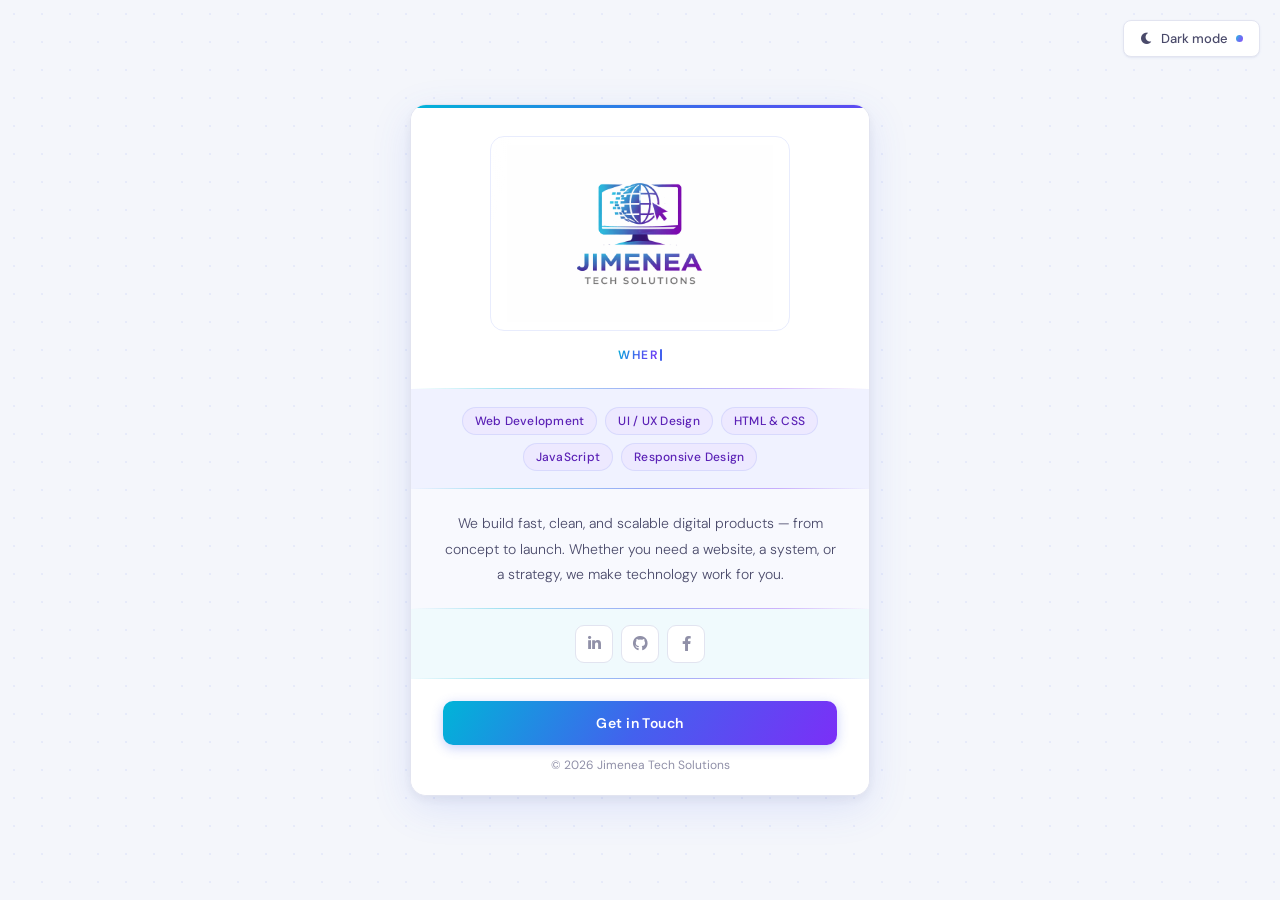
<file: itpc100-midterm-jimenea/index.html>
<!DOCTYPE html>
<html lang="en">
<head>
    <meta charset="UTF-8">
    <meta name="viewport" content="width=device-width, initial-scale=1.0">
    <title>Jimenea Tech Solutions</title>

    <!-- ① Meta description -->
    <meta name="description" content="Jimenea Tech Solutions — junior web development studio based in the Philippines. We build fast, clean, and scalable websites and digital products.">
    <meta name="author" content="Mycha Shem Jimenea">
    <meta property="og:title" content="Jimenea Tech Solutions">
    <meta property="og:description" content="Where Vision Meets Code. Fast, clean, scalable digital products built in the Philippines.">
    <meta property="og:type" content="website">

    <link rel="preconnect" href="https://fonts.googleapis.com">
    <link rel="preconnect" href="https://fonts.gstatic.com" crossorigin>
    <link href="https://fonts.googleapis.com/css2?family=DM+Serif+Display&family=DM+Sans:wght@300;400;500;600&display=swap" rel="stylesheet">
    <link rel="stylesheet" href="https://cdnjs.cloudflare.com/ajax/libs/font-awesome/6.0.0/css/all.min.css">

    <!-- Requirement A: External CSS -->
    <link rel="stylesheet" href="style.css">

    <!-- Requirement B: Internal CSS -->
    <style>

        /* --- Keyframes --- */
        @keyframes fadeUp {
            from { opacity: 0; transform: translateY(24px); }
            to   { opacity: 1; transform: translateY(0);    }
        }
        @keyframes blink {
            0%, 100% { opacity: 1; }
            50%       { opacity: 0; }
        }
        @keyframes shimmer {
            0%   { transform: translateX(-100%) skewX(-15deg); }
            100% { transform: translateX(300%)  skewX(-15deg); }
        }

        /* --- Card --- */
        article {
            position: relative;
            background-color: var(--card-bg);
            border: 1px solid var(--border);
            border-radius: var(--radius);
            box-shadow: var(--shadow-lg);
            max-width: 460px;
            width: 100%;
            overflow: hidden;
            display: flex;
            flex-direction: column;
            opacity: 0;
            animation: fadeUp 0.7s cubic-bezier(0.22, 1, 0.36, 1) 0.1s forwards;
            transition: box-shadow 0.35s ease, border-color 0.35s ease, transform 0.35s ease;
        }
        article:hover {
            transform: translateY(-4px);
            box-shadow: var(--shadow-lg), 0 0 0 3px rgba(var(--accent-rgb), 0.10);
            border-color: rgba(var(--accent-rgb), 0.25);
        }

        /* --- Logo banner --- */
        .logo-banner {
            width: 100%;
            padding: 28px 32px 22px;
            display: flex;
            flex-direction: column;
            align-items: center;
            border-top: 3px solid transparent;
            border-image: var(--brand-gradient) 1;
            background-color: var(--card-bg);
            transition: background-color 0.5s ease;
            position: relative;
            overflow: hidden;
        }
        /* ② Gradient divider — replaces plain border-bottom */
        .logo-banner { padding-bottom: 24px; }

        .logo-banner::before {
            content: '';
            position: absolute;
            inset: 0;
            background: var(--brand-gradient);
            opacity: 0;
            transition: opacity 0.5s ease;
            pointer-events: none;
        }
        .dark-mode .logo-banner::before { opacity: 0.04; }

        /* Logo pill */
        .logo-pill {
            position: relative;
            width: 100%;
            max-width: 300px;
            border-radius: 14px;
            background-color: var(--logo-pill-bg);
            border: 1px solid var(--logo-pill-border);
            overflow: hidden;
            transition: background-color 0.4s ease, border-color 0.4s ease,
                        transform 0.35s cubic-bezier(0.22,1,0.36,1), box-shadow 0.35s ease;
        }
        .dark-mode .logo-pill { box-shadow: 0 4px 24px rgba(67,97,238,0.15); }
        .logo-pill:hover {
            transform: scale(1.03);
            box-shadow: 0 8px 32px rgba(var(--accent-rgb), 0.20);
        }
        .logo-pill::after {
            content: '';
            position: absolute;
            top: 0; left: 0;
            width: 40%; height: 100%;
            background: linear-gradient(90deg, transparent, rgba(255,255,255,0.45), transparent);
            transform: translateX(-100%) skewX(-15deg);
            pointer-events: none;
        }
        .logo-pill:hover::after { animation: shimmer 0.7s ease forwards; }

        .logo-img {
            width: 100%; height: auto;
            display: block;
            padding: 8px 16px;
        }

        /* ③ Tagline row wrapper */
        .logo-footer-row {
            display: flex;
            align-items: center;
            justify-content: center;
            margin-top: 14px;
        }

        .tagline-row {
            display: flex;
            align-items: center;
            justify-content: center;
            gap: 2px;
            min-height: 20px;
        }
        .tagline {
            font-size: 12px;
            font-weight: 600;
            letter-spacing: 0.12em;
            text-transform: uppercase;
            background: var(--brand-gradient);
            -webkit-background-clip: text;
            -webkit-text-fill-color: transparent;
            background-clip: text;
        }
        .tagline-cursor {
            display: inline-block;
            width: 1.5px; height: 12px;
            background-color: var(--accent);
            border-radius: 1px;
            animation: blink 0.9s step-end infinite;
            flex-shrink: 0;
        }
        .tagline-cursor.done { opacity: 0; animation: none; }

        /* ② Skills — gradient divider bottom */
        .skills {
            padding: 18px 28px;
            display: flex;
            flex-wrap: wrap;
            justify-content: center;
            gap: 8px;
            background-color: var(--section-a);
            transition: background-color 0.5s ease;
            position: relative;
        }
        .tag {
            background-color: var(--tag-bg);
            color: var(--tag-text);
            font-size: 12px;
            font-weight: 500;
            padding: 5px 12px;
            border-radius: 20px;
            letter-spacing: 0.02em;
            border: 1px solid rgba(var(--accent-rgb), 0.12);
            transition: transform 0.2s ease, box-shadow 0.2s ease,
                        background 0.2s ease, color 0.2s ease;
            cursor: default;
        }
        .tag:hover {
            background: var(--brand-gradient);
            color: #ffffff;
            border-color: transparent;
            transform: translateY(-2px);
            box-shadow: 0 4px 12px rgba(var(--accent-rgb), 0.25);
        }

        /* ② About — gradient divider bottom */
        .card-body {
            padding: 22px 32px;
            text-align: center;
            background-color: var(--section-b);
            transition: background-color 0.5s ease;
            position: relative;
        }
        .about-text {
            font-size: 14px;
            line-height: 1.80;
            color: var(--text-sub);
            font-weight: 300;
        }

        /* ② Social — gradient divider bottom */
        .social-row {
            padding: 16px 28px;
            display: flex;
            align-items: center;
            justify-content: center;
            gap: 8px;
            background-color: var(--section-c);
            transition: background-color 0.5s ease;
            position: relative;
        }
        .social-row a {
            display: inline-flex;
            align-items: center;
            justify-content: center;
            width: 38px; height: 38px;
            border-radius: 9px;
            border: 1px solid var(--border);
            color: var(--text-muted);
            font-size: 15px;
            text-decoration: none;
            background-color: var(--card-bg);
            transition: background 0.2s ease, color 0.2s ease,
                        border-color 0.2s ease, transform 0.2s ease, box-shadow 0.2s ease;
        }
        .social-row a:hover {
            background: var(--brand-gradient);
            color: #ffffff;
            border-color: transparent;
            transform: translateY(-3px);
            box-shadow: 0 6px 16px rgba(var(--accent-rgb), 0.30);
        }

        /* Footer */
        .card-footer {
            padding: 22px 32px;
            display: flex;
            flex-direction: column;
            align-items: center;
            gap: 12px;
            background-color: var(--card-bg);
            transition: background-color 0.5s ease;
        }
        .cta-btn {
            width: 100%;
            padding: 13px 24px;
            background: var(--brand-gradient);
            color: #ffffff;
            border: none;
            border-radius: 10px;
            font-family: 'DM Sans', sans-serif;
            font-size: 14px;
            font-weight: 600;
            letter-spacing: 0.03em;
            cursor: pointer;
            text-decoration: none;
            display: block;
            text-align: center;
            transition: opacity 0.2s ease, transform 0.15s ease, box-shadow 0.2s ease;
            box-shadow: 0 3px 12px rgba(var(--accent-rgb), 0.30);
        }
        .cta-btn:hover {
            opacity: 0.88;
            transform: translateY(-2px);
            box-shadow: 0 6px 20px rgba(var(--accent-rgb), 0.40);
        }
        .cta-btn:active { transform: translateY(0); }
        .copyright { font-size: 12px; color: var(--text-muted); text-align: center; }

    </style>
</head>
<body class="light-mode">

    <!-- ⑤ Page transition overlay -->
    <div class="page-transition" id="pageTransition"></div>

    <!-- ④ Theme toggle with active mode dot -->
    <button class="theme-toggle" id="themeBtn" onclick="toggleTheme()" aria-label="Toggle theme">
        <i class="fas fa-moon" id="themeIcon"></i>
        <span id="themeLabel">Dark mode</span>
        <span class="mode-dot"></span>
    </button>

    <!-- Toast notification -->
    <div class="toast" id="toast">
        <div class="toast-icon"><i class="fas fa-check"></i></div>
        <div class="toast-text">
            <span class="toast-title" id="toastTitle">Done!</span>
            <span class="toast-sub"  id="toastSub">Action completed.</span>
        </div>
    </div>

    <main>
        <article>


            <!-- Logo banner -->
            <div class="logo-banner grad-divider">
                <div class="logo-pill">
                    <img src="assets/official-logo.png"
                         alt="Jimenea Tech Solutions"
                         class="logo-img"
                         loading="lazy">
                </div>
                <div class="logo-footer-row">
                    <div class="tagline-row">
                        <span class="tagline" id="tagline"></span>
                        <span class="tagline-cursor" id="cursor"></span>
                    </div>
                </div>
            </div>

            <!-- Skills -->
            <div class="skills grad-divider">
                <span class="tag">Web Development</span>
                <span class="tag">UI / UX Design</span>
                <span class="tag">HTML &amp; CSS</span>
                <span class="tag">JavaScript</span>
                <span class="tag">Responsive Design</span>
            </div>

            <!-- About -->
            <div class="card-body grad-divider">
                <p class="about-text">
                    We build fast, clean, and scalable digital products — from concept to launch.
                    Whether you need a website, a system, or a strategy, we make technology work for you.
                </p>
            </div>

            <!-- Socials -->
            <div class="social-row grad-divider">
                <a href="https://www.linkedin.com/in/mycha-shem-jimenea-19b150330" target="_blank" aria-label="LinkedIn">
                    <i class="fab fa-linkedin-in"></i>
                </a>
                <a href="https://github.com/Mycha-git" target="_blank" aria-label="GitHub">
                    <i class="fab fa-github"></i>
                </a>
                <a href="https://www.facebook.com/mycha.jimenea.2025/" target="_blank" aria-label="Facebook">
                    <i class="fab fa-facebook-f"></i>
                </a>
            </div>

            <!-- Footer -->
            <!-- Requirement C: Inline CSS -->
            <div class="card-footer">
                <a href="contact.html"
                   class="cta-btn"
                   style="background: var(--brand-gradient);"
                   onclick="navigateTo(event, 'contact.html')">
                    Get in Touch
                </a>
                <p class="copyright" style="color: var(--text-muted);">
                    &copy; 2026 Jimenea Tech Solutions
                </p>
            </div>

        </article>
    </main>

    <script>
        /* ── ④ Theme toggle with active state dot ── */
        function applyTheme(dark) {
            const body  = document.body;
            const icon  = document.getElementById('themeIcon');
            const label = document.getElementById('themeLabel');
            body.classList.toggle('dark-mode',  dark);
            body.classList.toggle('light-mode', !dark);
            icon.className   = dark ? 'fas fa-sun'  : 'fas fa-moon';
            label.textContent = dark ? 'Light mode' : 'Dark mode';
            localStorage.setItem('theme', dark ? 'dark' : 'light');
        }

        function toggleTheme() {
            const isDark = document.body.classList.contains('dark-mode');
            applyTheme(!isDark);
            showToast(
                !isDark ? 'Dark mode on'  : 'Light mode on',
                !isDark ? 'Easy on the eyes.' : 'Back to the light.'
            );
        }

        /* Apply saved theme immediately */
        (function () {
            if (localStorage.getItem('theme') === 'dark') applyTheme(true);
        })();

        /* ── Toast ── */
        let toastTimer;
        function showToast(title, sub) {
            const toast = document.getElementById('toast');
            document.getElementById('toastTitle').textContent = title;
            document.getElementById('toastSub').textContent   = sub;
            toast.classList.add('show');
            clearTimeout(toastTimer);
            toastTimer = setTimeout(() => toast.classList.remove('show'), 3000);
        }

        /* ── ⑤ Smooth page transitions ── */
        function navigateTo(e, url) {
            e.preventDefault();
            const overlay = document.getElementById('pageTransition');
            overlay.classList.add('active');
            setTimeout(() => { window.location.href = url; }, 350);
        }

        /* Fade in on arrival */
        window.addEventListener('pageshow', () => {
            const overlay = document.getElementById('pageTransition');
            overlay.classList.remove('active');
        });

        /* ── Typing tagline ── */
        const taglineText = 'Where Vision Meets Code.';
        const taglineEl   = document.getElementById('tagline');
        const cursorEl    = document.getElementById('cursor');
        let i = 0;
        setTimeout(function type() {
            if (i < taglineText.length) {
                taglineEl.textContent += taglineText[i++];
                setTimeout(type, 55);
            } else {
                cursorEl.classList.add('done');
            }
        }, 800);
    </script>

</body>
</html>
</file>
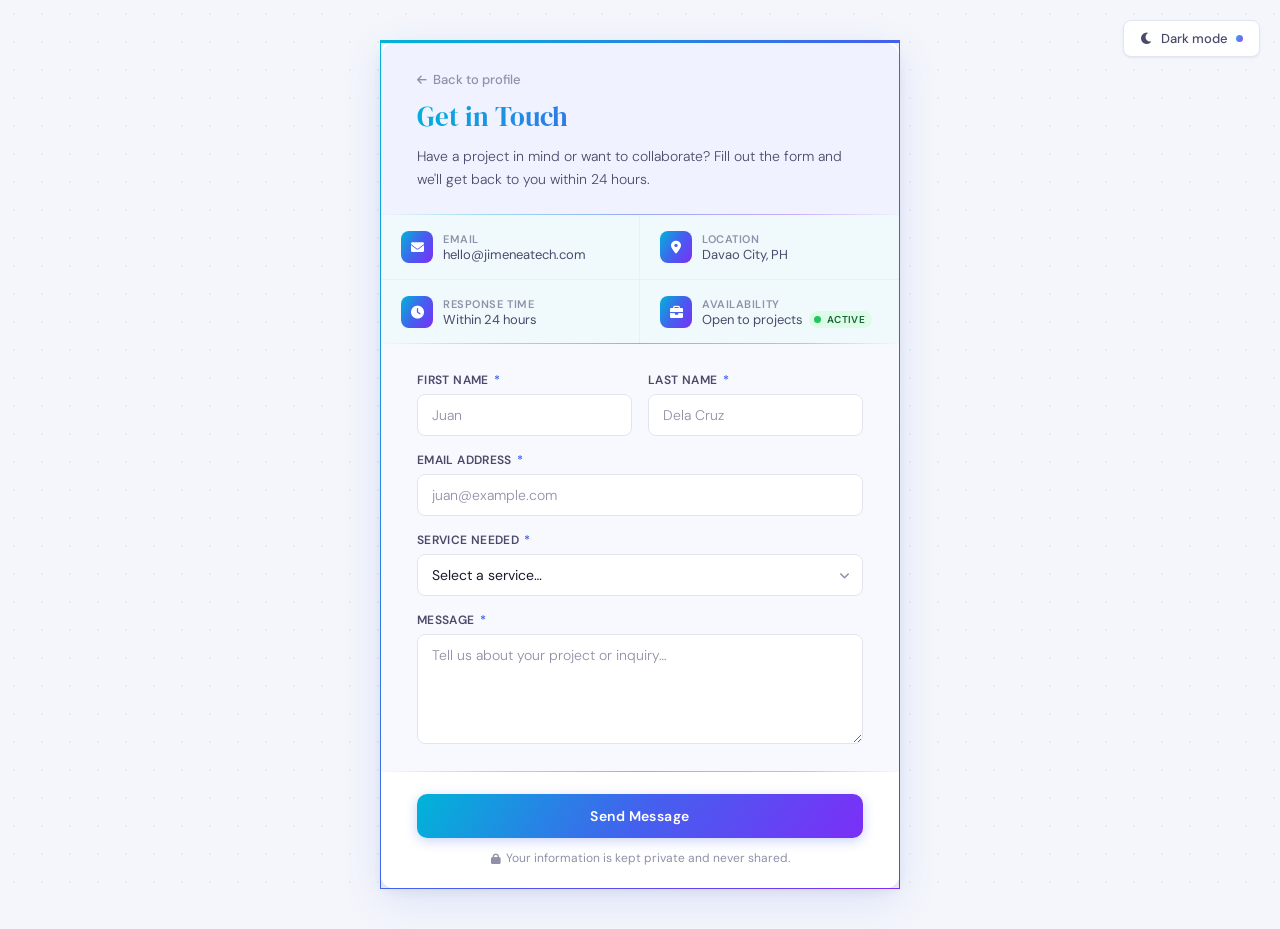
<file: itpc100-midterm-jimenea/contact.html>
<!DOCTYPE html>
<html lang="en">
<head>
    <meta charset="UTF-8">
    <meta name="viewport" content="width=device-width, initial-scale=1.0">
    <title>Get in Touch — Jimenea Tech Solutions</title>

    <!-- ① Meta description -->
    <meta name="description" content="Contact Jimenea Tech Solutions. Tell us about your project and we'll get back to you within 24 hours.">
    <meta name="author" content="Mycha Shem Jimenea">
    <meta property="og:title" content="Get in Touch — Jimenea Tech Solutions">
    <meta property="og:description" content="Have a project in mind? Reach out and let's build something together.">
    <meta property="og:type" content="website">

    <link rel="preconnect" href="https://fonts.googleapis.com">
    <link rel="preconnect" href="https://fonts.gstatic.com" crossorigin>
    <link href="https://fonts.googleapis.com/css2?family=DM+Serif+Display&family=DM+Sans:wght@300;400;500;600&display=swap" rel="stylesheet">
    <link rel="stylesheet" href="https://cdnjs.cloudflare.com/ajax/libs/font-awesome/6.0.0/css/all.min.css">

    <!-- Requirement A: External CSS -->
    <link rel="stylesheet" href="style.css">

    <!-- Requirement B: Internal CSS -->
    <style>

        @keyframes fadeUp {
            from { opacity: 0; transform: translateY(24px); }
            to   { opacity: 1; transform: translateY(0);    }
        }
        @keyframes checkPop {
            0%   { transform: scale(0) rotate(-15deg); opacity: 0; }
            60%  { transform: scale(1.2) rotate(4deg);  opacity: 1; }
            100% { transform: scale(1) rotate(0deg);    opacity: 1; }
        }
        @keyframes spin { to { transform: rotate(360deg); } }

        /* --- Card --- */
        .contact-card {
            background-color: var(--card-bg);
            border: 1px solid var(--border);
            border-radius: var(--radius);
            box-shadow: var(--shadow-lg);
            max-width: 520px;
            width: 100%;
            overflow: hidden;
            display: flex;
            flex-direction: column;
            opacity: 0;
            animation: fadeUp 0.7s cubic-bezier(0.22,1,0.36,1) 0.1s forwards;
            transition: box-shadow 0.3s ease;
            border-top: 3px solid transparent;
            border-image: var(--brand-gradient) 1;
        }

        /* --- Header — section-a + gradient divider --- */
        .contact-header {
            padding: 28px 36px 24px;
            background-color: var(--section-a);
            display: flex;
            flex-direction: column;
            gap: 10px;
            transition: background-color 0.5s ease;
            position: relative;
        }

        .back-link {
            display: inline-flex;
            align-items: center;
            gap: 6px;
            font-size: 13px;
            font-weight: 500;
            color: var(--text-muted);
            text-decoration: none;
            transition: color 0.2s ease, gap 0.2s ease;
            width: fit-content;
        }
        .back-link:hover { color: var(--accent); gap: 9px; }
        .back-link i { font-size: 11px; }

        .contact-header h1 {
            font-family: 'DM Serif Display', serif;
            font-size: clamp(22px, 5vw, 27px);
            font-weight: 400;
            background: var(--brand-gradient);
            -webkit-background-clip: text;
            -webkit-text-fill-color: transparent;
            background-clip: text;
        }

        .contact-header p {
            font-size: 14px;
            color: var(--text-sub);
            font-weight: 300;
            line-height: 1.65;
        }

        /* --- Info strip — section-c + gradient divider --- */
        .contact-info {
            display: grid;
            grid-template-columns: 1fr 1fr;
            background-color: var(--section-c);
            transition: background-color 0.5s ease;
            position: relative;
        }

        .info-item {
            padding: 16px 20px;
            display: flex;
            align-items: center;
            gap: 10px;
            border-right: 1px solid var(--divider);
            border-bottom: 1px solid var(--divider);
        }
        .info-item:nth-child(even)          { border-right: none; }
        .info-item:nth-last-child(-n+2)     { border-bottom: none; }

        .info-icon {
            width: 32px; height: 32px;
            border-radius: 8px;
            background: var(--brand-gradient);
            color: #ffffff;
            display: flex;
            align-items: center;
            justify-content: center;
            font-size: 13px;
            flex-shrink: 0;
        }
        .info-label {
            font-size: 11px;
            font-weight: 600;
            color: var(--text-muted);
            text-transform: uppercase;
            letter-spacing: 0.05em;
        }
        .info-value { font-size: 13px; color: var(--text-sub); }

        /* --- Form — section-b + gradient divider --- */
        .form-body {
            padding: 28px 36px;
            background-color: var(--section-b);
            transition: background-color 0.5s ease;
            position: relative;
        }

        .form-grid { display: grid; grid-template-columns: 1fr 1fr; gap: 16px; }
        .form-group { display: flex; flex-direction: column; gap: 6px; }
        .form-group.full { grid-column: 1 / -1; }

        label {
            font-size: 12px;
            font-weight: 600;
            color: var(--text-sub);
            letter-spacing: 0.03em;
            text-transform: uppercase;
        }
        label .req { color: var(--accent); margin-left: 2px; }

        input, select, textarea {
            font-family: 'DM Sans', sans-serif;
            font-size: 14px;
            color: var(--text-main);
            background-color: var(--card-bg);
            border: 1px solid var(--border);
            border-radius: 8px;
            padding: 11px 14px;
            width: 100%;
            outline: none;
            transition: border-color 0.2s ease, box-shadow 0.2s ease, background-color 0.5s ease;
            -webkit-appearance: none;
            appearance: none;
        }
        input::placeholder, textarea::placeholder { color: var(--text-muted); font-weight: 300; }
        input:focus, select:focus, textarea:focus {
            border-color: var(--accent);
            box-shadow: 0 0 0 3px rgba(var(--accent-rgb), 0.10);
        }
        input.error, select.error, textarea.error {
            border-color: #ef4444;
            box-shadow: 0 0 0 3px rgba(239,68,68,0.10);
        }
        textarea { resize: vertical; min-height: 110px; }

        .select-wrapper { position: relative; }
        .select-wrapper::after {
            content: '\f107';
            font-family: 'Font Awesome 6 Free';
            font-weight: 900;
            position: absolute;
            right: 14px; top: 50%;
            transform: translateY(-50%);
            color: var(--text-muted);
            pointer-events: none;
            font-size: 12px;
        }

        .field-error { font-size: 11px; color: #ef4444; font-weight: 500; display: none; }
        .field-error.visible { display: block; }

        /* --- Form footer --- */
        .form-footer {
            padding: 22px 36px;
            background-color: var(--card-bg);
            display: flex;
            flex-direction: column;
            gap: 12px;
            transition: background-color 0.5s ease;
        }

        .submit-btn {
            width: 100%;
            padding: 13px 24px;
            background: var(--brand-gradient);
            color: #ffffff;
            border: none;
            border-radius: 10px;
            font-family: 'DM Sans', sans-serif;
            font-size: 14px;
            font-weight: 600;
            letter-spacing: 0.03em;
            cursor: pointer;
            display: flex;
            align-items: center;
            justify-content: center;
            gap: 8px;
            transition: opacity 0.2s ease, transform 0.15s ease, box-shadow 0.2s ease;
            box-shadow: 0 3px 12px rgba(var(--accent-rgb), 0.28);
        }
        .submit-btn:hover:not(:disabled) {
            opacity: 0.88;
            transform: translateY(-2px);
            box-shadow: 0 6px 20px rgba(var(--accent-rgb), 0.38);
        }
        .submit-btn:active:not(:disabled) { transform: translateY(0); }
        .submit-btn:disabled { opacity: 0.65; cursor: not-allowed; }

        .spinner {
            width: 14px; height: 14px;
            border: 2px solid rgba(255,255,255,0.4);
            border-top-color: #fff;
            border-radius: 50%;
            animation: spin 0.6s linear infinite;
            display: none;
        }

        .privacy-note {
            font-size: 12px;
            color: var(--text-muted);
            text-align: center;
            display: flex;
            align-items: center;
            justify-content: center;
            gap: 5px;
        }
        .privacy-note i { font-size: 11px; }

        /* --- Success screen --- */
        .success-screen {
            display: none;
            flex-direction: column;
            align-items: center;
            text-align: center;
            padding: 56px 36px;
            gap: 16px;
            background-color: var(--card-bg);
            transition: background-color 0.5s ease;
        }
        .success-screen.visible { display: flex; }
        .success-icon {
            width: 68px; height: 68px;
            border-radius: 50%;
            background: var(--brand-gradient);
            display: flex;
            align-items: center;
            justify-content: center;
            font-size: 28px;
            color: #fff;
            animation: checkPop 0.5s cubic-bezier(0.22,1,0.36,1) forwards;
            box-shadow: 0 8px 24px rgba(var(--accent-rgb), 0.30);
        }
        .success-screen h2 {
            font-family: 'DM Serif Display', serif;
            font-size: 22px; font-weight: 400;
            background: var(--brand-gradient);
            -webkit-background-clip: text;
            -webkit-text-fill-color: transparent;
            background-clip: text;
        }
        .success-screen p {
            font-size: 14px; color: var(--text-sub);
            font-weight: 300; line-height: 1.65;
            max-width: 320px;
        }
        .back-home-btn {
            margin-top: 8px;
            padding: 11px 28px;
            background: var(--brand-gradient);
            color: #fff;
            border: none;
            border-radius: 10px;
            font-family: 'DM Sans', sans-serif;
            font-size: 14px; font-weight: 600;
            cursor: pointer;
            text-decoration: none;
            transition: opacity 0.2s ease, transform 0.15s ease;
            box-shadow: 0 3px 12px rgba(var(--accent-rgb), 0.28);
        }
        .back-home-btn:hover { opacity: 0.88; transform: translateY(-2px); }

        /* --- Responsive --- */
        @media (max-width: 540px) {
            .contact-header, .form-body, .form-footer { padding-left: 20px; padding-right: 20px; }
            .form-grid { grid-template-columns: 1fr; }
            .form-group.full { grid-column: 1; }
            .contact-info { grid-template-columns: 1fr; }
            .info-item { border-right: none; }
            .info-item:nth-last-child(-n+2) { border-bottom: 1px solid var(--divider); }
            .info-item:last-child { border-bottom: none; }
        }

    </style>
</head>
<body class="light-mode">

    <!-- ⑤ Page transition overlay -->
    <div class="page-transition" id="pageTransition"></div>

    <!-- ④ Theme toggle with active mode dot -->
    <button class="theme-toggle" id="themeBtn" onclick="toggleTheme()" aria-label="Toggle theme">
        <i class="fas fa-moon" id="themeIcon"></i>
        <span id="themeLabel">Dark mode</span>
        <span class="mode-dot"></span>
    </button>

    <!-- Toast -->
    <div class="toast" id="toast">
        <div class="toast-icon"><i class="fas fa-check"></i></div>
        <div class="toast-text">
            <span class="toast-title" id="toastTitle">Done!</span>
            <span class="toast-sub"   id="toastSub">Action completed.</span>
        </div>
    </div>

    <main>
        <div class="contact-card" role="main">

            <!-- Header -->
            <div class="contact-header grad-divider">
                <a href="index.html"
                   class="back-link"
                   onclick="navigateTo(event, 'index.html')">
                    <i class="fas fa-arrow-left"></i> Back to profile
                </a>
                <h1>Get in Touch</h1>
                <p>Have a project in mind or want to collaborate? Fill out the form and we'll get back to you within 24 hours.</p>
            </div>

            <!-- Info strip -->
            <div class="contact-info grad-divider">
                <div class="info-item">
                    <div class="info-icon"><i class="fas fa-envelope"></i></div>
                    <div>
                        <div class="info-label">Email</div>
                        <div class="info-value">hello@jimeneatech.com</div>
                    </div>
                </div>
                <div class="info-item">
                    <div class="info-icon"><i class="fas fa-map-marker-alt"></i></div>
                    <div>
                        <div class="info-label">Location</div>
                        <div class="info-value">Davao City, PH</div>
                    </div>
                </div>
                <div class="info-item">
                    <div class="info-icon"><i class="fas fa-clock"></i></div>
                    <div>
                        <div class="info-label">Response time</div>
                        <div class="info-value">Within 24 hours</div>
                    </div>
                </div>
                <div class="info-item">
                    <div class="info-icon"><i class="fas fa-briefcase"></i></div>
                    <div>
                        <div class="info-label">Availability</div>
                        <!-- ③ Availability badge inside contact info too -->
                        <div class="info-value" style="display:flex; align-items:center; gap:6px;">
                            Open to projects
                            <span class="availability-badge" style="font-size:10px; padding: 2px 7px 2px 5px;">
                                <span class="dot"></span>Active
                            </span>
                        </div>
                    </div>
                </div>
            </div>

            <!-- Form -->
            <form class="form-body grad-divider" id="contactForm" novalidate>
                <div class="form-grid">

                    <div class="form-group">
                        <label for="firstName">First name <span class="req">*</span></label>
                        <input type="text" id="firstName" placeholder="Juan" autocomplete="given-name">
                        <span class="field-error" id="firstNameErr">Please enter your first name.</span>
                    </div>

                    <div class="form-group">
                        <label for="lastName">Last name <span class="req">*</span></label>
                        <input type="text" id="lastName" placeholder="Dela Cruz" autocomplete="family-name">
                        <span class="field-error" id="lastNameErr">Please enter your last name.</span>
                    </div>

                    <div class="form-group full">
                        <label for="email">Email address <span class="req">*</span></label>
                        <input type="email" id="email" placeholder="juan@example.com" autocomplete="email">
                        <span class="field-error" id="emailErr">Please enter a valid email address.</span>
                    </div>

                    <div class="form-group full">
                        <label for="service">Service needed <span class="req">*</span></label>
                        <div class="select-wrapper">
                            <select id="service">
                                <option value="" disabled selected>Select a service…</option>
                                <option value="web">Web Development</option>
                                <option value="design">UI / UX Design</option>
                                <option value="responsive">Responsive Design</option>
                                <option value="other">Other</option>
                            </select>
                        </div>
                        <span class="field-error" id="serviceErr">Please select a service.</span>
                    </div>

                    <div class="form-group full">
                        <label for="message">Message <span class="req">*</span></label>
                        <textarea id="message" placeholder="Tell us about your project or inquiry…"></textarea>
                        <span class="field-error" id="messageErr">Please enter a message.</span>
                    </div>

                </div>
            </form>

            <!-- Form footer -->
            <!-- Requirement C: Inline CSS -->
            <div class="form-footer">
                <button class="submit-btn" id="submitBtn"
                        onclick="handleSubmit()"
                        style="letter-spacing: 0.03em;">
                    <span id="btnLabel">Send Message</span>
                    <span class="spinner" id="spinner"></span>
                </button>
                <p class="privacy-note">
                    <i class="fas fa-lock"></i>
                    Your information is kept private and never shared.
                </p>
            </div>

            <!-- Success screen -->
            <div class="success-screen" id="successScreen">
                <div class="success-icon"><i class="fas fa-check"></i></div>
                <h2>Message Sent!</h2>
                <p>Thanks for reaching out. We'll review your message and get back to you within 24 hours.</p>
                <a href="index.html"
                   class="back-home-btn"
                   onclick="navigateTo(event, 'index.html')">
                    Back to Profile
                </a>
            </div>

        </div>
    </main>

    <script>
        /* ── ④ Theme toggle ── */
        function applyTheme(dark) {
            const body  = document.body;
            const icon  = document.getElementById('themeIcon');
            const label = document.getElementById('themeLabel');
            body.classList.toggle('dark-mode',  dark);
            body.classList.toggle('light-mode', !dark);
            icon.className    = dark ? 'fas fa-sun'  : 'fas fa-moon';
            label.textContent = dark ? 'Light mode'  : 'Dark mode';
            localStorage.setItem('theme', dark ? 'dark' : 'light');
        }

        function toggleTheme() {
            const isDark = document.body.classList.contains('dark-mode');
            applyTheme(!isDark);
            showToast(
                !isDark ? 'Dark mode on'  : 'Light mode on',
                !isDark ? 'Easy on the eyes.' : 'Back to the light.'
            );
        }

        (function () {
            if (localStorage.getItem('theme') === 'dark') applyTheme(true);
        })();

        /* ── ③ Toast ── */
        let toastTimer;
        function showToast(title, sub) {
            const toast = document.getElementById('toast');
            document.getElementById('toastTitle').textContent = title;
            document.getElementById('toastSub').textContent   = sub;
            toast.classList.add('show');
            clearTimeout(toastTimer);
            toastTimer = setTimeout(() => toast.classList.remove('show'), 3000);
        }

        /* ── ⑤ Smooth page transitions ── */
        function navigateTo(e, url) {
            e.preventDefault();
            const overlay = document.getElementById('pageTransition');
            overlay.classList.add('active');
            setTimeout(() => { window.location.href = url; }, 350);
        }

        window.addEventListener('pageshow', () => {
            document.getElementById('pageTransition').classList.remove('active');
        });

        /* ── Form validation ── */
        function validate() {
            const fields = [
                { id: 'firstName', errId: 'firstNameErr', check: v => v.trim().length > 0 },
                { id: 'lastName',  errId: 'lastNameErr',  check: v => v.trim().length > 0 },
                { id: 'email',     errId: 'emailErr',     check: v => /^[^\s@]+@[^\s@]+\.[^\s@]+$/.test(v.trim()) },
                { id: 'service',   errId: 'serviceErr',   check: v => v !== '' },
                { id: 'message',   errId: 'messageErr',   check: v => v.trim().length > 5 },
            ];
            let valid = true;
            fields.forEach(({ id, errId, check }) => {
                const el  = document.getElementById(id);
                const err = document.getElementById(errId);
                const ok  = check(el.value);
                el.classList.toggle('error', !ok);
                err.classList.toggle('visible', !ok);
                if (!ok) valid = false;
            });
            return valid;
        }

        ['firstName','lastName','email','service','message'].forEach(id => {
            document.getElementById(id).addEventListener('input', () => {
                document.getElementById(id).classList.remove('error');
                document.getElementById(id + 'Err').classList.remove('visible');
            });
        });

        function handleSubmit() {
            if (!validate()) return;
            const btn     = document.getElementById('submitBtn');
            const label   = document.getElementById('btnLabel');
            const spinner = document.getElementById('spinner');
            btn.disabled          = true;
            label.textContent     = 'Sending…';
            spinner.style.display = 'block';

            setTimeout(() => {
                /* Hide form, show toast, then show success screen */
                document.getElementById('contactForm').style.display = 'none';
                document.querySelector('.form-footer').style.display  = 'none';
                document.getElementById('successScreen').classList.add('visible');
                /* ③ Toast on successful send */
                showToast('Message sent!', 'We\'ll get back to you within 24 hours.');
            }, 1500);
        }
    </script>

</body>
</html>
</file>
<file: itpc100-midterm-jimenea/style.css>
/* ================================================
   Requirement A: External CSS — Global Styles
   Brand: Cyan #00b4d8 → Blue #4361ee → Purple #7b2ff7
================================================ */

:root {
    --bg:              #f4f6fb;
    --card-bg:         #ffffff;
    --text-main:       #1a1a2e;
    --text-sub:        #4a4a6a;
    --text-muted:      #9090a8;
    --grad-start:      #00b4d8;
    --grad-mid:        #4361ee;
    --grad-end:        #7b2ff7;
    --brand-gradient:  linear-gradient(120deg, #00b4d8, #4361ee, #7b2ff7);
    --accent:          #4361ee;
    --accent-hover:    #3451d1;
    --accent-rgb:      67, 97, 238;
    --border:          #e2e4f0;
    --divider:         #eceef8;
    --section-a:       #f0f2ff;
    --section-b:       #f8f9fe;
    --section-c:       #f0fafd;
    --tag-bg:          #ede9ff;
    --tag-text:        #5b21b6;
    --shadow-sm:       0 1px 3px rgba(67,97,238,0.06), 0 1px 2px rgba(0,0,0,0.04);
    --shadow-md:       0 4px 16px rgba(67,97,238,0.10), 0 2px 6px rgba(0,0,0,0.04);
    --shadow-lg:       0 12px 40px rgba(67,97,238,0.13), 0 4px 12px rgba(0,0,0,0.06);
    --radius:          16px;
    --toggle-bg:       rgba(26,26,46,0.05);
    --toggle-hover:    rgba(26,26,46,0.10);
    --logo-pill-bg:    transparent;
    --logo-pill-border:rgba(67,97,238,0.12);

    /* Availability badge */
    --badge-bg:        #dcfce7;
    --badge-text:      #166534;
    --badge-dot:       #22c55e;
}

.dark-mode {
    --bg:              #0d0d1a;
    --card-bg:         #13131f;
    --text-main:       #e8e8f5;
    --text-sub:        #9090b8;
    --text-muted:      #55556a;
    --accent:          #6c8aff;
    --accent-hover:    #8fa3ff;
    --accent-rgb:      108, 138, 255;
    --border:          #222238;
    --divider:         #1c1c30;
    --section-a:       #161628;
    --section-b:       #111120;
    --section-c:       #131a28;
    --tag-bg:          #1e1a38;
    --tag-text:        #a78bfa;
    --shadow-sm:       0 1px 3px rgba(0,0,0,0.5);
    --shadow-md:       0 4px 16px rgba(0,0,0,0.5);
    --shadow-lg:       0 12px 40px rgba(0,0,0,0.6);
    --toggle-bg:       rgba(255,255,255,0.06);
    --toggle-hover:    rgba(255,255,255,0.11);
    --logo-pill-bg:    #ffffff;
    --logo-pill-border:rgba(255,255,255,0.12);
    --badge-bg:        #052e16;
    --badge-text:      #86efac;
    --badge-dot:       #22c55e;
}

/* --- Reset --- */
*, *::before, *::after { box-sizing: border-box; margin: 0; padding: 0; }

/* --- Body --- */
body {
    font-family: 'DM Sans', sans-serif;
    background-color: var(--bg);
    color: var(--text-main);
    min-height: 100vh;
    display: flex;
    justify-content: center;
    align-items: center;
    transition: background-color 0.5s ease, color 0.5s ease;
    overflow-x: hidden;
    -webkit-font-smoothing: antialiased;
}

/* Dot grid background */
body::before {
    content: '';
    position: fixed;
    inset: 0;
    background-image: radial-gradient(circle, rgba(67,97,238,0.07) 1px, transparent 1px);
    background-size: 28px 28px;
    pointer-events: none;
    z-index: 0;
    transition: opacity 0.5s ease;
}
.dark-mode::before {
    background-image: radial-gradient(circle, rgba(108,138,255,0.07) 1px, transparent 1px);
}

/* --- Page transition overlay --- */
.page-transition {
    position: fixed;
    inset: 0;
    background: var(--brand-gradient);
    z-index: 9999;
    opacity: 0;
    pointer-events: none;
    transition: opacity 0.35s ease;
}
.page-transition.active {
    opacity: 1;
    pointer-events: all;
}

/* --- Main wrapper --- */
main {
    display: flex;
    justify-content: center;
    align-items: center;
    width: 100%;
    padding: 40px 20px;
    min-height: 100vh;
    position: relative;
    z-index: 1;
}

/* --- Gradient divider utility --- */
/* Replaces plain border-bottom on sections */
.grad-divider {
    position: relative;
}
.grad-divider::after {
    content: '';
    position: absolute;
    bottom: 0;
    left: 0;
    right: 0;
    height: 1px;
    background: linear-gradient(
        90deg,
        transparent 0%,
        rgba(0,180,216,0.35) 20%,
        rgba(67,97,238,0.50) 50%,
        rgba(123,47,247,0.35) 80%,
        transparent 100%
    );
}

/* --- Theme toggle --- */
.theme-toggle {
    position: fixed;
    top: 20px;
    right: 20px;
    background: var(--card-bg);
    border: 1px solid var(--border);
    padding: 9px 16px;
    border-radius: 8px;
    cursor: pointer;
    font-family: 'DM Sans', sans-serif;
    font-size: 13px;
    font-weight: 500;
    color: var(--text-sub);
    z-index: 1000;
    display: flex;
    align-items: center;
    gap: 8px;
    box-shadow: var(--shadow-sm);
    transition: background-color 0.2s ease, border-color 0.2s ease,
                color 0.2s ease, box-shadow 0.2s ease;
}

.theme-toggle:hover {
    background: var(--toggle-hover);
    box-shadow: var(--shadow-md);
    color: var(--text-main);
}

/* Active mode indicator dot */
.theme-toggle .mode-dot {
    width: 7px;
    height: 7px;
    border-radius: 50%;
    background: var(--brand-gradient);
    flex-shrink: 0;
    opacity: 0.85;
}

.theme-toggle i { font-size: 13px; transition: transform 0.4s ease; }
.theme-toggle:hover i { transform: rotate(20deg); }

/* --- Toast notification --- */
.toast {
    position: fixed;
    bottom: 15px;
    left: 50%;
    transform: translateX(-50%) translateY(20px);
    background: var(--card-bg);
    border: 1px solid var(--border);
    border-radius: 12px;
    padding: 13px 20px;
    display: flex;
    align-items: center;
    gap: 10px;
    box-shadow: var(--shadow-lg);
    z-index: 2000;
    opacity: 0;
    pointer-events: none;
    transition: opacity 0.3s ease, transform 0.3s cubic-bezier(0.22,1,0.36,1);
    white-space: nowrap;
    /* Gradient top border */
    border-top: 2px solid transparent;
    border-image: var(--brand-gradient) 1;
}

.toast.show {
    opacity: 1;
    transform: translateX(-50%) translateY(0);
    pointer-events: auto;
}

.toast-icon {
    width: 28px;
    height: 28px;
    border-radius: 50%;
    background: var(--brand-gradient);
    color: #fff;
    display: flex;
    align-items: center;
    justify-content: center;
    font-size: 12px;
    flex-shrink: 0;
}

.toast-text {
    display: flex;
    flex-direction: column;
    gap: 1px;
}

.toast-title {
    font-size: 13px;
    font-weight: 600;
    color: var(--text-main);
}

.toast-sub {
    font-size: 12px;
    color: var(--text-muted);
}

/* --- Availability badge --- */
@keyframes badgePulse {
    0%   { box-shadow: 0 0 0 0 rgba(34,197,94,0.5); }
    70%  { box-shadow: 0 0 0 6px rgba(34,197,94,0); }
    100% { box-shadow: 0 0 0 0 rgba(34,197,94,0);   }
}

.availability-badge {
    display: inline-flex;
    align-items: center;
    gap: 6px;
    background-color: var(--badge-bg);
    color: var(--badge-text);
    font-size: 11px;
    font-weight: 600;
    padding: 4px 10px 4px 7px;
    border-radius: 20px;
    letter-spacing: 0.03em;
    text-transform: uppercase;
    transition: background-color 0.5s ease, color 0.5s ease;
}

.availability-badge .dot {
    width: 7px;
    height: 7px;
    border-radius: 50%;
    background-color: var(--badge-dot);
    flex-shrink: 0;
    animation: badgePulse 2s ease-out infinite;
}

/* --- Responsive --- */
@media (max-width: 480px) {
    main { padding: 20px 16px; }
    .theme-toggle { top: 12px; right: 12px; padding: 8px 12px; font-size: 12px; }
    .toast { bottom: 16px; font-size: 13px; }
}
</file>
